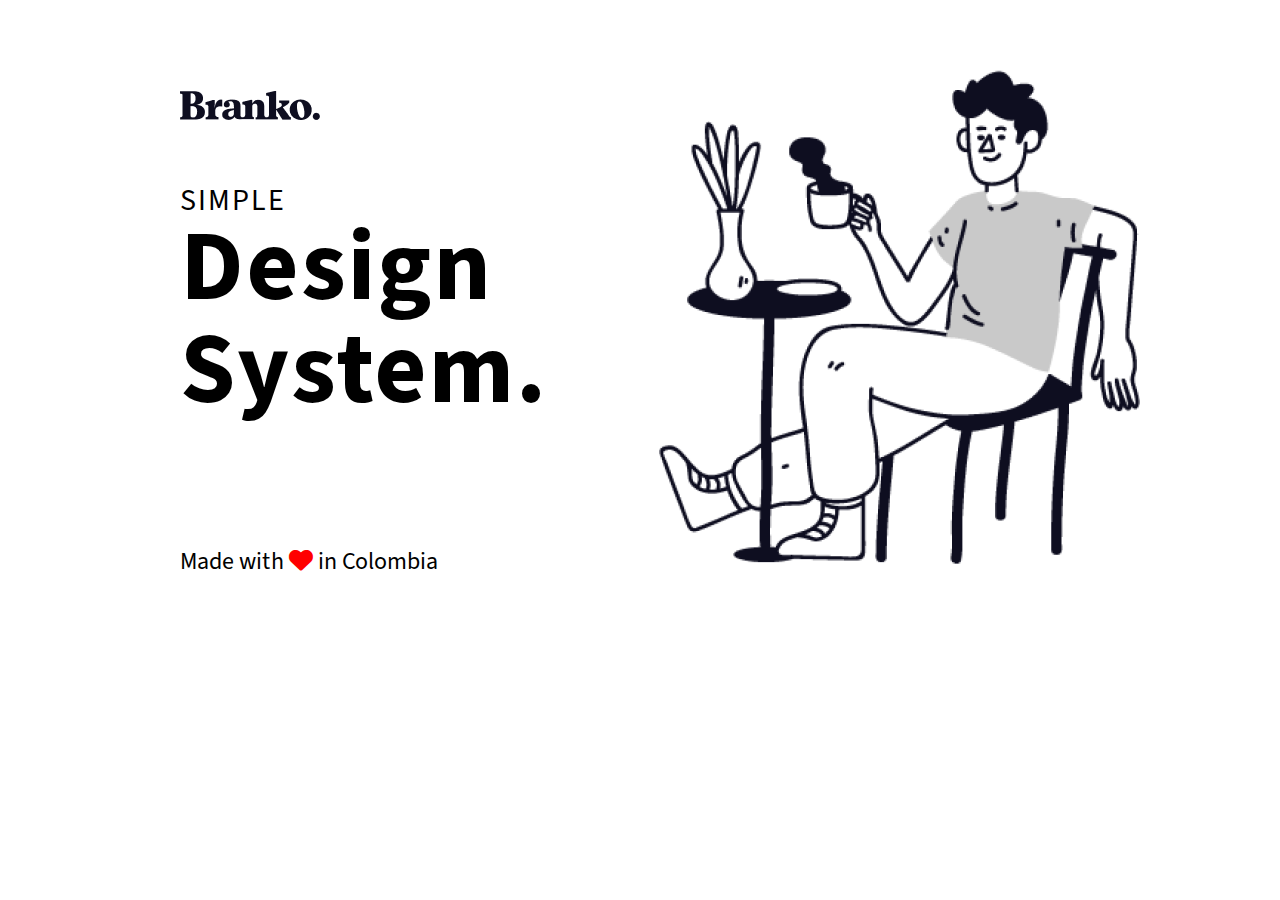
<file: html-css-javascript/unit1/index.html>
<!DOCTYPE html>
<html lang="en">
<head>
    <meta charset="UTF-8">
    <meta name="viewport" content="width=device-width, initial-scale=1.0">
    <link rel="stylesheet" href="https://cdnjs.cloudflare.com/ajax/libs/font-awesome/6.4.0/css/all.min.css">
    <link rel="stylesheet" href="index.css">
    <title>Document</title>
</head>
<body>
    <div class="khung">
        <div class="left">
            <div class="logo-branko">
                <img src="../unit1/Logo-Branko.png" alt="">
            </div>
            <p>
                SIMPLE
            </p>
            <p>
                Design
            </p>
            <p>
                System.
            </p>
            <p>
                Made with <i class="fa-solid fa-heart"></i> in Colombia
            </p>
        </div>
        <div class="right">
            <img src="./illus-1.png" alt="">
        </div>
    </div>
</body>
</html>
</file>
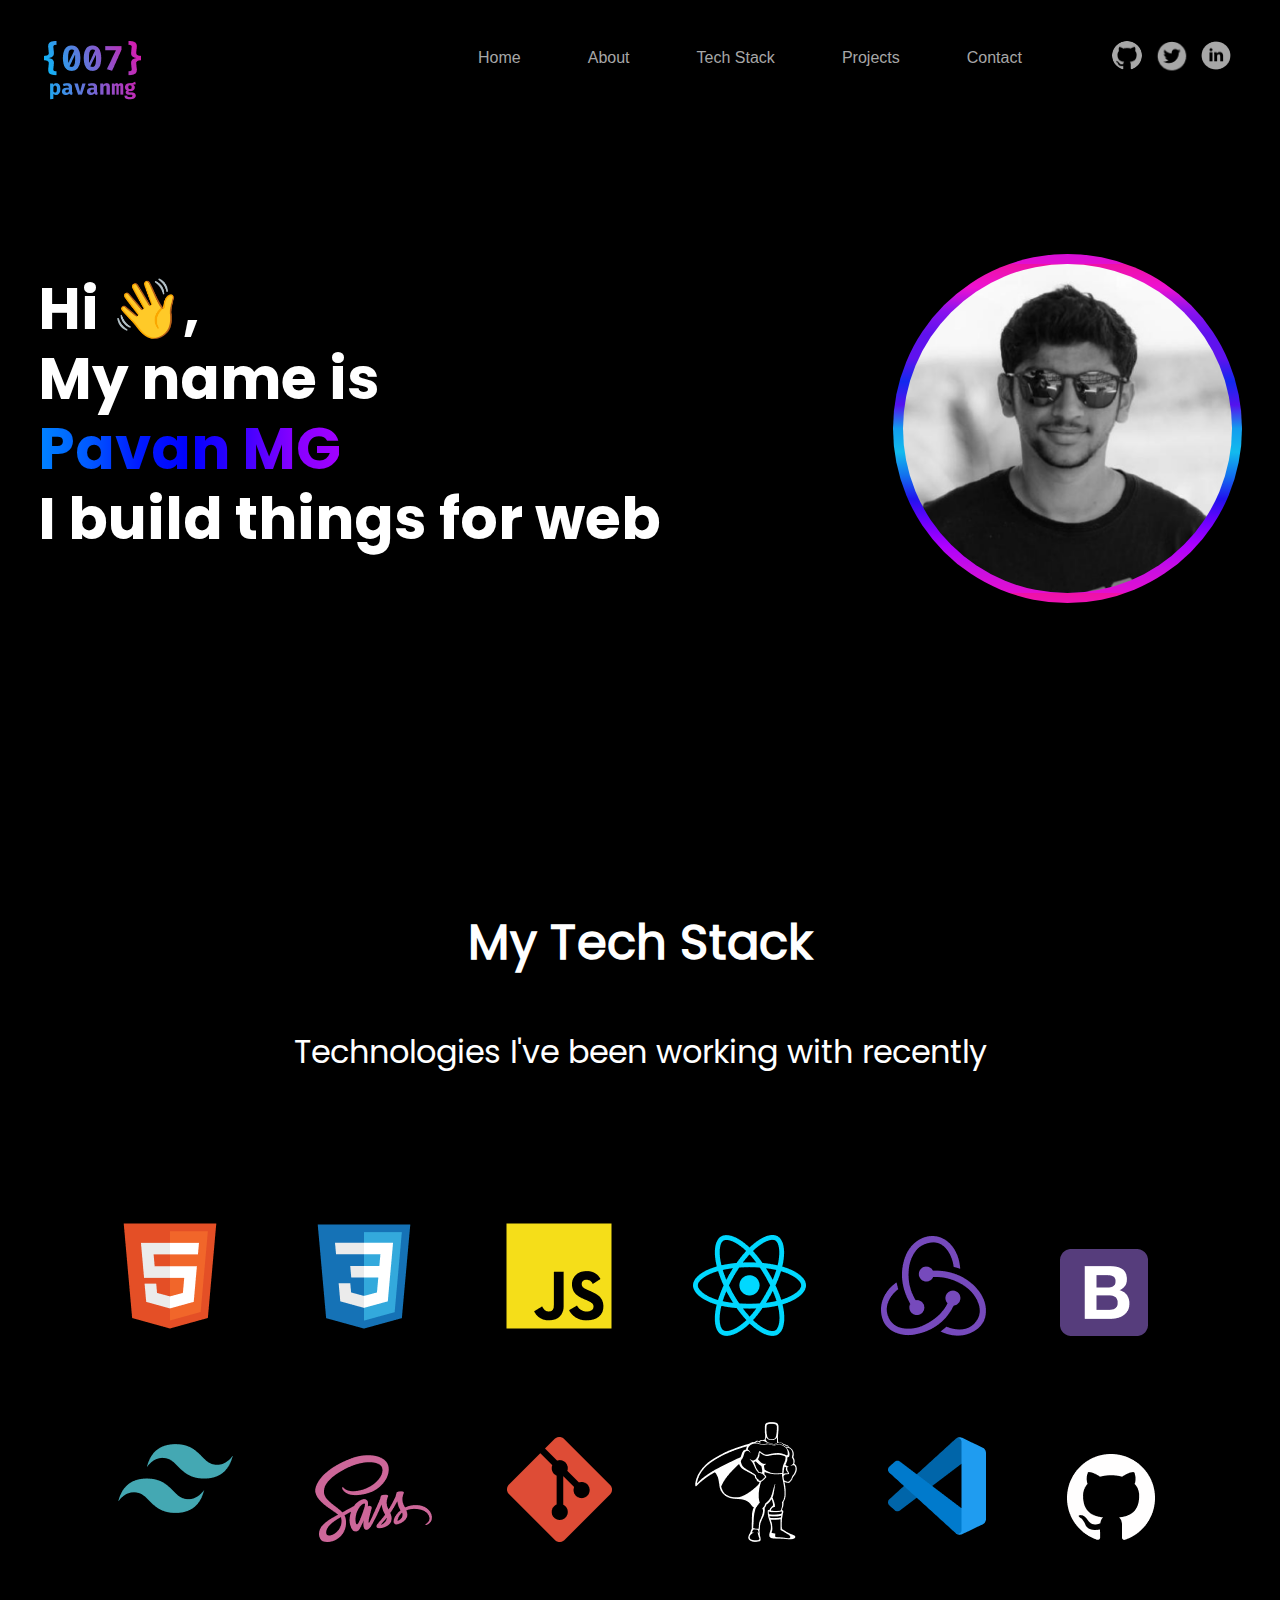
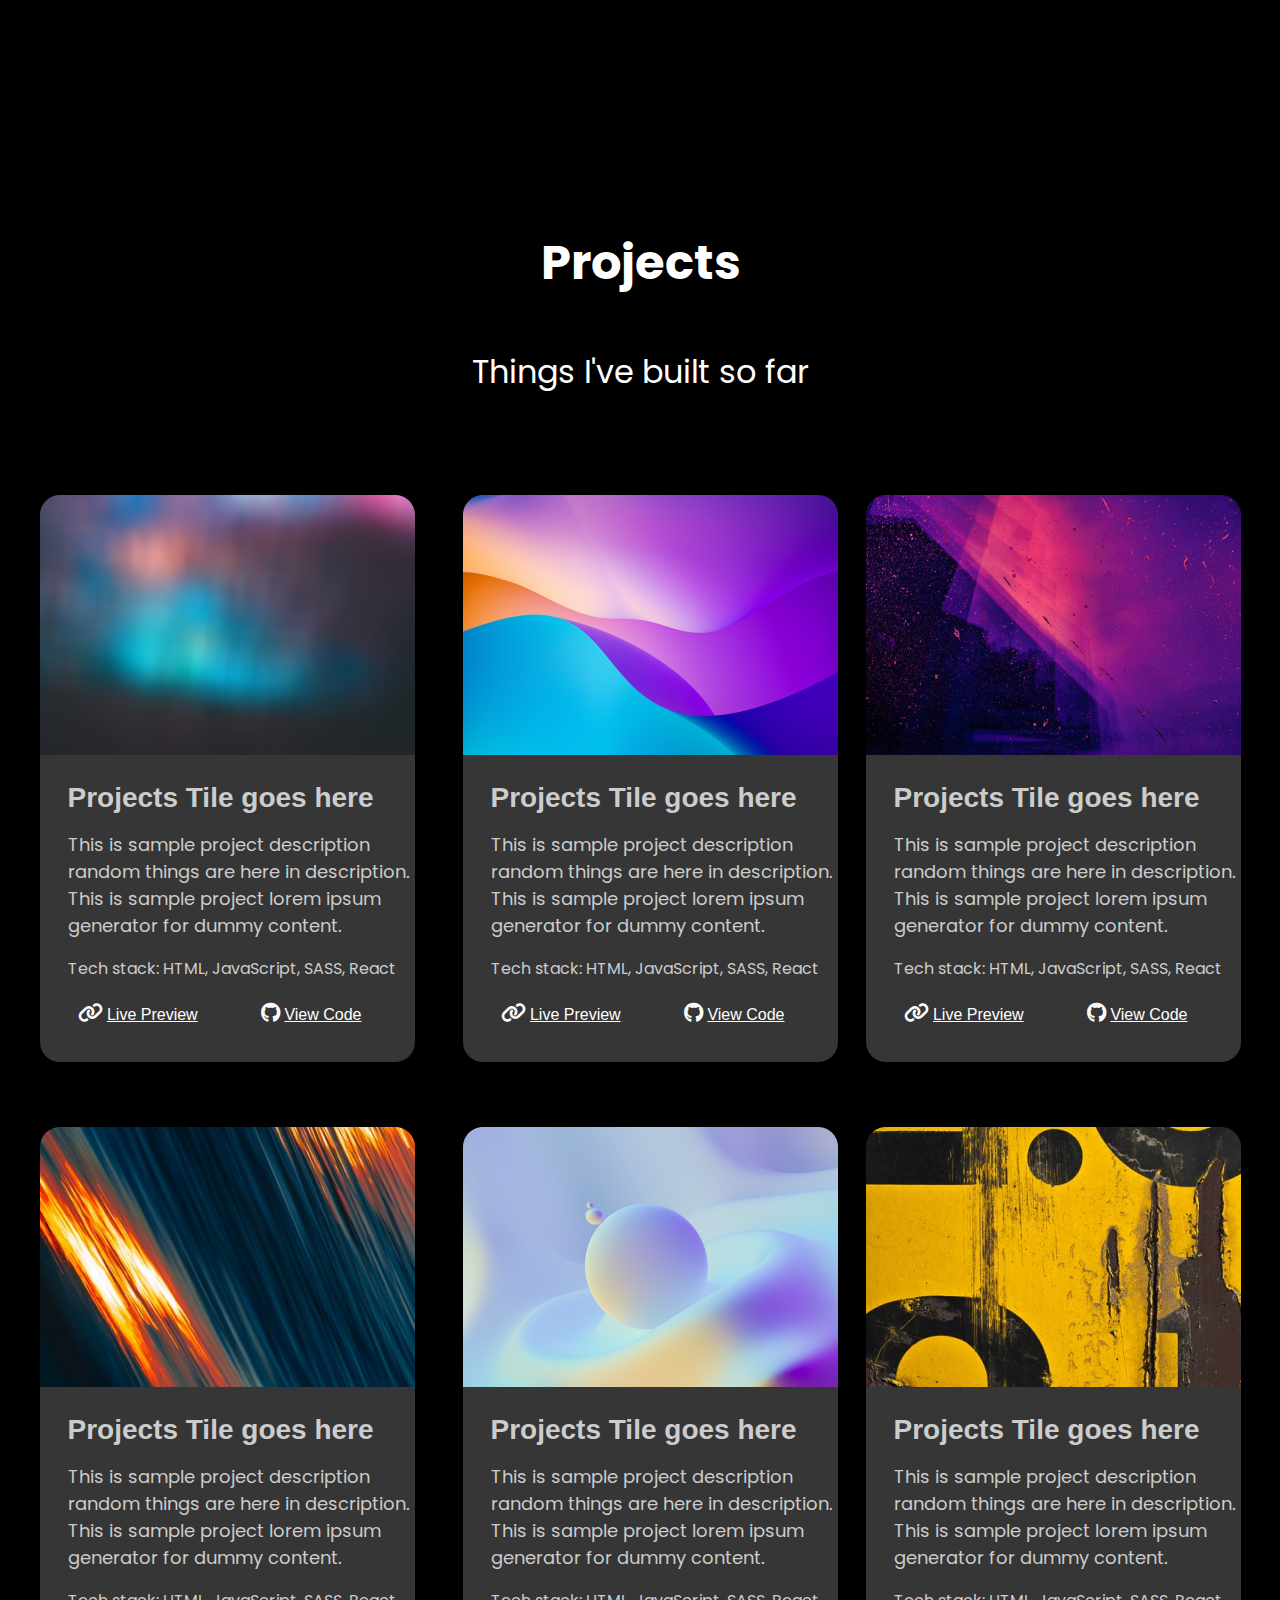
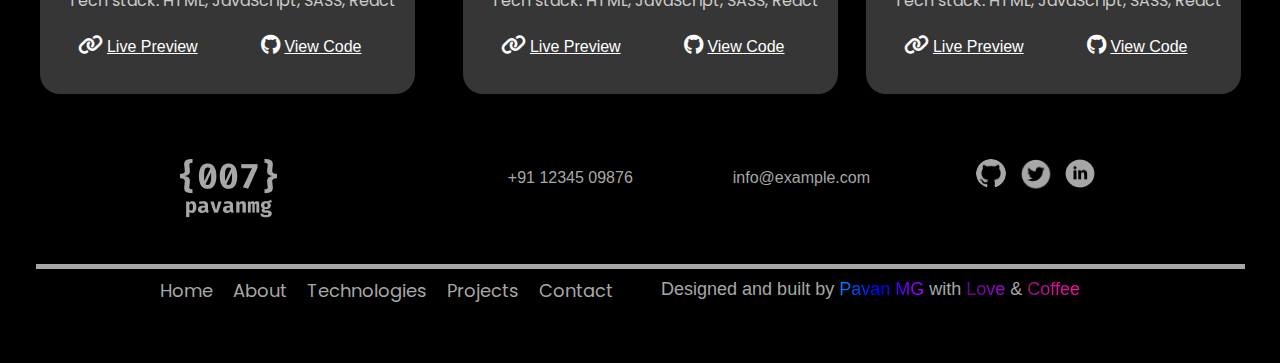
<file: html-css-javascript/unit2/index.html>
<!DOCTYPE html>
<html lang="en">
<head>
    <meta charset="UTF-8">
    <meta name="viewport" content="width=device-width, initial-scale=1.0">
    <link rel="stylesheet" href="https://cdnjs.cloudflare.com/ajax/libs/font-awesome/6.4.0/css/all.min.css">
    <link rel="stylesheet" href="index.css">
    <title>Document</title>
    <script src="Popup.js"></script>
    
</head>
<body>
    <div class="frame">
        <header>
            <div class="firstl">
                <div class="logo">
                    <a href="">
                        <img src="../unit2/picture/logo 1.png" alt="">
                    </a>
                </div>
                <div class="menu">
                    <nav>
                        <ul>
                            <li><a href="#">Home</a></li>
                            <li><a href="#">About</a></li>
                            <li><a href="#">Tech Stack</a></li>
                            <li><a href="#">Projects</a></li>
                            <li><a onclick="openPopup()" href="#">Contact</a></li>
                        </ul>
                    </nav>
                    <div class="icons">
                        <a href=""><img class="anh1" src="../unit2/picture/Vector.png" alt=""></a>
                        <a href=""><img class="anh2" style="width: 37px; height: 37px;" src="../unit2/picture/Vector(1).png" alt=""></a>
                        <a href=""><img class="anh3" src="../unit2/picture/Vector (2).png" alt=""></a>
                    </div>
                </div>
            </div>

            <div class="popup-outline hide"></div>
        
            <div class="popup hide" id="helloPopup">
                <h2 class="student-form__title">Contack</h2>
                <form class="form" name="studentForm" onsubmit="return validateForm()">
                    
                    <div class="form__item" id="firstNameFormItem">
                        <label for="firstName">Họ Tên</label>
                        <input class="form__control" maxlength="10" id="firstName" name="firstName"/>
                    </div>

                    <div class="form__item" id="emailFormItem">
                        <label for="Email">Email</label>
                        <input class="form__control" maxlength="100" id="Email" name="Email"/>
                    </div>

                    <div class="form__item">
                        <label for="notes">Tin Nhắn</label>
                        <textarea class="form__control" name="notes" id="notes"></textarea>
                    </div>

                    <div class="form__item form__action">
                        <input class="form__button" type="submit"/>
                    </div>
                </form>
                <button class="close" onclick="closePopup()">Close</button>
            </div>
        </header>
        <div class="content">
            <div class="banner">
                <div class="introduce">
                    <p>Hi 👋,</p>
                    <p>My name is</p>
                    <span class="text-color">Pavan MG</span>
                    <p>I build things for web</p>
                </div>
                <div class="avatar">
                    <img src="../unit2/picture/avatar.png" alt="">
                </div>
            </div>
            <div class="tech-stack">
                <div class="tech-stack__son">
                    <h2>
                        My Tech Stack
                    </h2>
                    <p>
                        Technologies I've been working with recently
                    </p>
                </div>
                <div class="tech-stack__items">
                    <div class="tech-stack__items_son">
                        <img src="./picture/item1.png" alt="">
                        <img src="./picture/item2.png" alt="">
                        <img src="./picture/item3.png" alt="">
                        <img src="./picture/item4.png" alt="">
                        <img src="./picture/item5.png" alt="">
                        <img src="./picture/item6.png" alt="">
                        <img src="./picture/item8.png" alt="">
                        <img src="./picture/item9.png" alt="">
                        <img src="./picture/item10.png" alt="">
                        <img src="./picture/item11.png" alt="">
                        <img src="./picture/item12.png" alt="">
                        <img src="./picture/item13.png" alt="">
                    </div>
                </div>
            </div>
            <div class="projects">
                <div class="projects__son">
                    <h2>
                        Projects
                    </h2>
                    <p>
                        Things I've built so far
                    </p>
                </div>
                <div class="projects__tile">
                    <div class="projects__tile__top">
                        <div class="projects__tile__top__son">
                            <div class="projects__picture">
                                <a href="">
                                    <img src="./picture/Rectangle 18.png" alt="">
                                </a>
                            </div>
                            <div class="projects__text">
                                <div class="projects__text__top">
                                    <h3>
                                        Projects Tile goes here
                                    </h3>
                                    <p>
                                        This is sample project description random things are here in description. This is sample project lorem ipsum generator for dummy content.
                                    </p>
                                    <p>
                                        Tech stack: HTML, JavaScript, SASS, React  
                                    </p>
                                </div>
                                <div class="projects__text__bottom">
                                    <div class="projects__text__bottom__link">
                                        <i class="fa-solid fa-link"></i>
                                        <a href="">
                                            Live Preview
                                        </a>
                                    </div>
                                    <div class="projects__text__bottom__view">
                                        <i class="fa-brands fa-github"></i>
                                        <a href="">
                                            View Code
                                        </a>
                                    </div>
                                </div>
                            </div>
                        </div>
                        <div class="projects__tile__top__son">
                            <div class="projects__picture">
                                <a href="">
                                    <img src="./picture/Rectangle 1.png" alt="">
                                </a>
                            </div>
                            <div class="projects__text">
                                <div class="projects__text__top">
                                    <h3>
                                        Projects Tile goes here
                                    </h3>
                                    <p>
                                        This is sample project description random things are here in description. This is sample project lorem ipsum generator for dummy content.
                                    </p>
                                    <p>
                                        Tech stack: HTML, JavaScript, SASS, React  
                                    </p>
                                </div>
                                <div class="projects__text__bottom">
                                    <div class="projects__text__bottom__link">
                                        <i class="fa-solid fa-link"></i>
                                        <a href="">
                                            Live Preview
                                        </a>
                                    </div>
                                    <div class="projects__text__bottom__view">
                                        <i class="fa-brands fa-github"></i>
                                        <a href="">
                                            View Code
                                        </a>
                                    </div>
                                </div>
                            </div>
                        </div>
                        <div class="projects__tile__top__son">
                            <div class="projects__picture">
                                <a href="">
                                    <img src="./picture/Rectangle 2.png" alt="">
                                </a>
                            </div>
                            <div class="projects__text">
                                <div class="projects__text__top">
                                    <h3>
                                        Projects Tile goes here
                                    </h3>
                                    <p>
                                        This is sample project description random things are here in description. This is sample project lorem ipsum generator for dummy content.
                                    </p>
                                    <p>
                                        Tech stack: HTML, JavaScript, SASS, React  
                                    </p>
                                </div>
                                <div class="projects__text__bottom">
                                    <div class="projects__text__bottom__link">
                                        <i class="fa-solid fa-link"></i>
                                        <a href="">
                                            Live Preview
                                        </a>
                                    </div>
                                    <div class="projects__text__bottom__view">
                                        <i class="fa-brands fa-github"></i>
                                        <a href="">
                                            View Code
                                        </a>
                                    </div>
                                </div>
                            </div>
                        </div>
                    </div>
                    <div class="projects__tile__top">
                        <div class="projects__tile__top__son">
                            <div class="projects__picture">
                                <a href="">
                                    <img src="./picture/Rectangle 3.png" alt="">
                                </a>
                            </div>
                            <div class="projects__text">
                                <div class="projects__text__top">
                                    <h3>
                                        Projects Tile goes here
                                    </h3>
                                    <p>
                                        This is sample project description random things are here in description. This is sample project lorem ipsum generator for dummy content.
                                    </p>
                                    <p>
                                        Tech stack: HTML, JavaScript, SASS, React  
                                    </p>
                                </div>
                                <div class="projects__text__bottom">
                                    <div class="projects__text__bottom__link">
                                        <i class="fa-solid fa-link"></i>
                                        <a href="">
                                            Live Preview
                                        </a>
                                    </div>
                                    <div class="projects__text__bottom__view">
                                        <i class="fa-brands fa-github"></i>
                                        <a href="">
                                            View Code
                                        </a>
                                    </div>
                                </div>
                            </div>
                        </div>
                        <div class="projects__tile__top__son">
                            <div class="projects__picture">
                                <a href="">
                                    <img src="./picture/Rectangle 4.png" alt="">
                                </a>
                            </div>
                            <div class="projects__text">
                                <div class="projects__text__top">
                                    <h3>
                                        Projects Tile goes here
                                    </h3>
                                    <p>
                                        This is sample project description random things are here in description. This is sample project lorem ipsum generator for dummy content.
                                    </p>
                                    <p>
                                        Tech stack: HTML, JavaScript, SASS, React  
                                    </p>
                                </div>
                                <div class="projects__text__bottom">
                                    <div class="projects__text__bottom__link">
                                        <i class="fa-solid fa-link"></i>
                                        <a href="">
                                            Live Preview
                                        </a>
                                    </div>
                                    <div class="projects__text__bottom__view">
                                        <i class="fa-brands fa-github"></i>
                                        <a href="">
                                            View Code
                                        </a>
                                    </div>
                                </div>
                            </div>
                        </div>
                        <div class="projects__tile__top__son">
                            <div class="projects__picture">
                                <a href="">
                                    <img src="./picture/Rectangle 5.png" alt="">
                                </a>
                            </div>
                            <div class="projects__text">
                                <div class="projects__text__top">
                                    <h3>
                                        Projects Tile goes here
                                    </h3>
                                    <p>
                                        This is sample project description random things are here in description. This is sample project lorem ipsum generator for dummy content.
                                    </p>
                                    <p>
                                        Tech stack: HTML, JavaScript, SASS, React  
                                    </p>
                                </div>
                                <div class="projects__text__bottom">
                                    <div class="projects__text__bottom__link">
                                        <i class="fa-solid fa-link"></i>
                                        <a href="">
                                            Live Preview
                                        </a>
                                    </div>
                                    <div class="projects__text__bottom__view">
                                        <i class="fa-brands fa-github"></i>
                                        <a href="">
                                            View Code
                                        </a>
                                    </div>
                                </div>
                            </div>
                        </div>
                    </div>
                </div>
            </div>
        </div>
        <footer>
            <div class="footer-adress">
                <div class="footer-logo">
                    <img src="./picture/logo 2.png" alt="">
                </div>
                <div class="footer-icons">
                    <div class="adress">
                        <p>
                            +91 12345 09876
                        </p>
                        <p>
                            info@example.com
                        </p>
                    </div>
                    <div class="icons1">
                        <a href=""><img class="anh1" src="../unit2/picture/Vector.png" alt=""></a>
                        <a href=""><img class="anh2" style="width: 37px; height: 37px;" src="../unit2/picture/Vector(1).png" alt=""></a>
                        <a href=""><img class="anh3" src="../unit2/picture/Vector (2).png" alt=""></a>
                    </div>
                </div>
            </div>
            <div class="footer-line"></div>
            <div class="footer-menu">
                <div class="footer-menu__son">
                    <nav>
                        <ul>
                            <li><a href="#">Home</a></li>
                            <li><a href="#">About</a></li>
                            <li><a href="#">Technologies</a></li>
                            <li><a href="#">Projects</a></li>
                            <li><a href="#">Contact</a></li>
                        </ul>
                    </nav>
                </div>
                <div class="footer-menu__capsion">
                    <p>
                        Designed and built by <span class="footer-text-color">Pavan MG</span> with <span class="footer-text-color1">Love</span> & <span class="footer-text-color2">Coffee</span>
                    </p>
                </div>
            </div>
        </footer>
    </div>
</body>
</html>
</file>
<file: html-css-javascript/unit1/index.css>
*{
    box-sizing: border-box;
    margin: 0;
    padding: 0;
}

.khung{
    width: 1240px;
    height: 640px;
    background-color: white;
    display: flex;
    justify-content: space-between;
    overflow: hidden;
    margin: auto;
}
.right img{
    width: 740px;
    height: 640px;
}
.left{
    margin-left: 160px;
    margin-top: 91px;
}
.left .logo-branko{
    margin-bottom: 62px;
}
@font-face {
    font-family:font_strong;
    src:url('./font/Source_Sans_3/static/SourceSans3-Regular.ttf') format('truetype');
    font-weight: normal;
    font-style:normal;
}
@font-face {
    font-family:font_strong1;
    src:url('./font/Source_Sans_3/static/SourceSans3-Bold.ttf') format('truetype');
    font-weight: normal;
    font-style:normal;
}
.left p:nth-child(2){
    font-family: 'font_strong';
    font-size: 30px;
    line-height: 103.5%;
    letter-spacing: 2px;
}
.left p:nth-child(3){
    font-family: 'font_strong1';
    font-size: 100px;
    font-weight: 900;
    line-height: 103.5%;
    letter-spacing: 2px;
}
.left p:nth-child(4){
    font-family: 'font_strong1';
    font-size: 100px;
    font-weight: 900;
    line-height: 103.5%;
    letter-spacing: 2px;
    margin-bottom: 125px;
}
.left p:nth-child(5){
    font-family: 'font_strong';
    font-size: 24px;
    line-height: 120%;
}
.left i{
    color: red;
}
</file>
<file: html-css-javascript/unit2/index.css>
*{
    box-sizing: border-box;
    margin: 0px;
    padding: 0px;
    font-family: Arial, Helvetica, sans-serif;
}
body{
    background-color: black;
}
.frame{
    max-width: 1600px;
    margin: auto;
    width: 100%;
}
header{
    max-width: 1193px;
    width: 100%;
    margin: auto;
    /* margin-left: 177px;
    margin-right: 230px; */
}
.firstl{
    display: flex;
    justify-content: space-between;
    margin-top: 41px;
}
.logo img{
    width: 97px;
    height: 59px;
}
.menu{
    display: flex;
    justify-content: space-between;
    max-width: 792px;
    width: 100%;
}
nav{
    max-width: 611px;
    width: 100%;
    height: 26px;
    margin-top: 8px;
}
nav ul{
    display: flex;
    justify-content: space-around;
}
nav ul li{
    list-style: none;
    display: block;
}
nav ul li a{
    text-decoration: none;
    color: #A7A7A7;
    list-style: 26px;
}
.icons{
    max-width: 130px;
    width: 100%;
    height: 32px;
    display: flex;
    justify-content: space-around;
}
.icons img{
    width: 30px;
    height: 29.26px;
    border-radius: 50%;
}
nav ul li a:hover{
    color: rgb(255, 153, 0);
}
@media only screen and (max-width: 675px) {
    /* .frame{
        max-width: 375px;
        margin: 0px;
        width: 100%;
    }
    *{
        box-sizing: border-box;
        margin: 0px;
        padding: 0px;
    } */
    .firstl{
        margin-top: 20px;
        margin-left: 20px;
        margin-right: 0px;
        display: block;
        /* overflow: hidden; */
        max-width: 350px;
        width: 100%;
    }
    .logo img{
        width: 80px;
        height: 49px;
    }
    .menu{
        max-width: 340px;
        width: 100%;
    }
    nav{
        max-width: 335px;
        width: 100%;
        height: 26px;
        margin-top: 10px;
    }

    .icons{
        font-size: 30px;
        margin-top: -50px;
        margin-left: -300px;
    }
}
.banner{
    max-width: 1204px;
    width: 100%;
    margin-left: auto;
    margin-right: auto;
    margin-top: 150px;
    display: flex;
    justify-content: space-between;
}
.introduce{
    max-width: 636px;
    width: 100%;
}
.introduce p{
    color: white;
    font-size: 58px;
    font-family: font-chu;
    line-height: 70px;
}
.introduce p:first-child{
    margin-top: 20px;
}
.introduce span{
    font-size: 58px;
    font-family: font-chu;
    line-height: 70px;
}

.text-color{
    background: linear-gradient(to right, rgb(0, 132, 255), rgb(0, 89, 255), rgb(0, 26, 255), blue, rgb(55, 0, 255), rgb(132, 0, 255), rgb(162, 0, 255));
    -webkit-background-clip: text;
    -webkit-text-fill-color: transparent;
}

.avatar img{
    width: 349px;
    height: 349px;
    border: 10px solid transparent;
    background: linear-gradient(to bottom, rgb(238, 18, 164), rgb(238, 18, 209), rgb(139, 18, 238), rgb(95, 18, 238), rgb(95, 18, 238), rgb(18, 40, 238), rgb(84, 18, 238), rgb(18, 157, 238), rgb(18, 187, 238), rgb(18, 113, 238), rgb(33, 18, 238), rgb(111, 0, 255), rgb(174, 0, 255), rgb(201, 15, 226), rgb(226, 15, 208))    ;
    border-radius: 50%;
    -webkit-text-fill-color: transparent;
}

@font-face {
    font-family:font-chu;
    src:url('./font-chữ/Poppins/Poppins-Bold.ttf') format('truetype');
    font-weight: normal;
    font-style:normal;
}

@media only screen and (max-width: 675px){
    .introduce p{
        font-size: 20px;
        line-height: 20px;
    }
    .introduce span{
        font-size: 20px;
        line-height: 20px;
    }
    .banner{
        margin-top: 30px;
        margin-left: 30px;
        max-width: 325px;
        width: 100%;
        overflow: hidden;
    }
    .avatar img{
        width: 100px;
        height: 100px;
        border: 5px solid transparent;
    }
}
.tech-stack{
    max-width: 1500px;
    width: 100%;
    margin: auto;
}
.tech-stack__son{
    color: white;
    text-align: center;
}
.tech-stack__son p{
    font-family: font-chu-thuong;
    font-size: 32px;
    margin-top: 49px;
    margin-bottom: 140px;
}
.tech-stack__son h2{
    font-family: font-chu-thuong;
    margin-top: 300px;
    font-size: 48px;
}
.tech-stack__items_son{
    flex-wrap: wrap;
    max-width: 1100px;
    width: 100%;
}
.tech-stack__items_son img{
    padding-right: 70px; 
    margin-bottom: 71px;
}
.tech-stack__items_son img:first-child{
    padding-left: 20px;
}
.tech-stack__items_son img:nth-child(7){
    padding-left: 20px;
}
.tech-stack__items_son img:nth-child(6){
    padding-right: 0px; 
}
.tech-stack__items_son img:last-child{
    padding-right: 0px; 
}
.tech-stack__items_son{
    margin: auto;
}
@font-face {
    font-family:font-chu-thuong;
    src:url('./font-chữ/Poppins/Poppins-Regular.ttf') format('truetype');
    font-weight: normal;
    font-style:normal;
}

@media only screen and (max-width: 675px){
    .tech-stack__son h2{
        font-size: 20px;
        margin-top: 100px;
    }
    .tech-stack__son{
        width: 100%;
        max-width: 375px;
        overflow: hidden;
    }
    .tech-stack__son p{
        font-size: 12px;
        margin-top: 15px;
        margin-bottom: 50px;
    }
    .tech-stack__items_son{
        margin-left: 55px;
        padding: 0px;
        width: 100%;
        max-width: 290px;
    }
    .tech-stack__items_son img{
        padding-right: 20px; 
        margin-left: 20px;
        margin-bottom: 21px;
        width: 65px;
        height: 50px;
    }

    .tech-stack__items_son img:first-child{
        padding-left: 0px;
    }
    .tech-stack__items_son img:nth-child(7){
        padding-left: 0px;
    }
    .tech-stack__items_son img:nth-child(6){
        padding-right: 20px; 
    }
    .tech-stack__items_son img:last-child{
        padding-right: 20px; 
    }
    .tech-stack__items_son{
        margin: none;
    }
    
    
}

.projects{
    margin-top: 210px;
}
.projects__son{
    color: white;
    text-align: center;
}
.projects__son h2{
    font-size: 48px;
    font-family: font-chu;
    margin-bottom: 49px;
}
.projects__son p{
    font-size: 32px;
    font-family: font-chu-thuong;
    margin-bottom: 99px;
}

.projects__picture{
    width: 375px;
    height: 260px;
}
.projects__text{
    background-color: #363636;
    border-bottom-left-radius:20px ;
    border-bottom-right-radius: 20px;
    width: 375px;
    height: 307px;
}
.projects__text__top{
    color:#CCC;
}
.projects__tile__top{
    display: flex;
    justify-content: center;
    padding-bottom: 65px;
}
.projects__text__top h3{
    padding-top: 27px;
    padding-left: 28px;
    font-size: 28px;
}
.projects__text__top p{
    padding-left: 28px;
    padding-top: 17px;
    font-size: 18px;
    font-family: font-chu-thuong;
}
.projects__text__bottom{
    padding-top: 21px;
    color: #FCFCFC;
    display: flex;
    justify-content: space-between;
    padding-left: 28px;
}
.projects__text__bottom a{
    color: #FFFFFF;
    font-size: 16px;
}
.projects__text__bottom i{
    font-size: 20px;
    padding-left: 10px;
}
.projects__text__bottom__view{
    margin-right: 53px;
}
.projects__text__top p:last-child{
    font-size: 16px;
    line-height: 26px;
    font-weight: normal;
    font-style: normal;
}
.projects__tile__top__son{
    height: 567px;
}
.projects__tile__top__son:nth-child(2){
    padding-left: 48px;
    padding-right: 28px;
}

@media only screen and (max-width: 675px){
    .projects{
        margin-top: 100px;
        overflow: hidden;
    }
    .projects__son{
        text-align: center;
        width: 375px;
    }
    .projects__son h2{
        font-size: 20px;
        margin-bottom: 15px;
    }
    .projects__son p{
        font-size: 12px;
        margin-bottom: 50px;
    }
    .projects__picture{
        width: 300px;
        height: 250px; 
    }
    .projects__picture img{
        width: 300px;
        height: 250px;       
    }
    .projects__text{ 
        width: 300px;
        height: 290px;
        overflow: hidden;
    }
    .projects__tile__top{
        display: block;
        padding-bottom: 30px;
    }

    .projects__text__top h3{
        padding-top: 17px;
        padding-left: 18px;
        font-size: 18px;
    }
    .projects__text__top p{
        padding-left: 18px;
        padding-top: 17px;
        font-size: 16px;
        font-family: font-chu-thuong;
    }
    .projects__text__bottom{
        padding-top: 10px;
        padding-left: 18px;
    }
    .projects__text__bottom a{
        font-size: 12px;
    }
    .projects__text__bottom i{
        font-size: 12px;
        padding-left: 3px;
    }
    .projects__text__bottom__view{
        margin-right: 33px;
    }
    .projects__text__top p:last-child{
        font-size: 12px;
        line-height: 16px;
    }
    .projects__tile__top__son{
        height: 520px;
        margin-top: 50px;
    }
    .projects__tile__top__son:nth-child(2){
        padding-left: 0px;
        padding-right: 0px;
    }
    .projects__tile{
        margin-left: 37.5px;
        overflow: hidden;
    }
}

.footer-adress{
    display: flex;
    justify-content: space-between;
    margin-left: 180px;
    margin-right: 180px;
    margin-bottom: 42px;
}
.adress{
    display: flex;
    justify-content: space-around;
    color: #A7A7A7;
}
.footer-icons{
    display: flex;
    justify-content: space-around;
}
.adress p{
    padding-right: 100px;
    padding-top: 10px;
}

.footer-line {
    height: 5px;
    background-color: #A7A7A7;
    width: 1209px;
    margin-left: auto;
    margin-right: auto;

}
.icons1{
    width: 130px;
    height: 32px;
    display: flex;
    justify-content: space-around;
}
.icons1 img{
    width: 30px;
    height: 29.26px;
    border-radius: 50%;
}
@media only screen and (max-width: 675px){
    
    .footer-adress{
        margin-left: 40px;
        margin-right: 0px;
        margin-bottom: 20px;
        width: 300px;
        overflow: hidden;
    }
    .adress{
        display: block;
        color: #A7A7A7;
        margin-bottom: 10px;
        overflow: hidden;
    }
    .footer-icons{
        display: block;
    }
    .adress p{
        padding-right: 20px;
        padding-top: 10px;  
    }
    
    .footer-line{
        height: 2px;
        background-color: #A7A7A7;
        width: 300px;
        margin-left: auto;
        margin-right: auto;
    }

    .icons1{
        width: 130px;
        height: 32px;
    }
    .icons1 img{
        width: 30px;
        height: 29.26px;
        border-radius: 50%;
    }
    .footer-logo{
        width: 30px;
        margin-top: 10px;
    }
}
.footer-menu{
    display: flex;
    justify-content: space-between;
    margin-bottom: 60px;
}
.footer-menu__son{
    margin-left: 160px;
}
.footer-menu__son nav ul{
    display: flex;
    justify-content: space-around;
}
.footer-menu__son nav ul li{
    list-style: none;
    padding-right: 20px;
}
.footer-menu__son nav ul li a{
    text-decoration: none;
    color: #A7A7A7;
    font-family: font-chu-thuong;
    font-size: 18px;
}
.footer-menu__capsion{
    color: #A7A7A7;
    margin-right: 200px;
    font-size: 18px;
    font-family: font-chu-thuong;
    margin-top: 10px;
}
.footer-menu__son nav ul li a:hover{
    color: rgb(255, 153, 0);
}
.footer-text-color{
    background: linear-gradient(to right, rgb(0, 132, 255), rgb(0, 89, 255), rgb(0, 26, 255), blue, rgb(55, 0, 255), rgb(132, 0, 255), rgb(162, 0, 255));
    -webkit-background-clip: text;
    -webkit-text-fill-color: transparent;
}
.footer-text-color1{
    background: linear-gradient(to right,rgb(102, 5, 141), rgb(115, 6, 158), rgb(126, 5, 173), rgb(144, 10, 197), rgb(156, 14, 212));
    -webkit-background-clip: text;
    -webkit-text-fill-color: transparent;
}
.footer-text-color2{
    background: linear-gradient(to right,rgb(155, 12, 107),rgb(180, 12, 158), rgb(212, 13, 152), rgb(231, 11, 165), rgb(253, 17, 163));
    -webkit-background-clip: text;
    -webkit-text-fill-color: transparent;
}

@media only screen and (max-width: 675px){
    .footer-menu{
        display: block;
        margin-bottom: 20px;
        overflow: hidden;
    }
    .footer-menu__son{
        margin-left: 15px;
        overflow: hidden;
    }
    .footer-menu__son nav ul{
        margin-left: 15px;
    }
    .footer-menu__son nav ul li{
        padding: 5px;
    }
    .footer-menu__son nav ul li a{
        font-size: 15px;
    }
    .footer-menu__capsion{
        color: #A7A7A7;
        margin-left: 15px;
        font-size: 15px;
        font-family: font-chu-thuong;
        margin-top: 10px;
        width: 100%;
        overflow: hidden;
        line-height: 20px;
    }
}


.student-form {
    width: 100%;;
    max-width: 500px;
    margin: auto;
}
.student-form__title {
    text-align: center;
    font-size: 30px;
    color: white;
}

.form {
    padding: 25px;
    display: flex;
    flex-direction: column;
    gap: 20px;
}
.form__item {
    display: flex;
    flex-direction: column;
    gap: 5px;
}
.form__item label{
    font-weight: bold;
    color: white;
}
.form__action {
    flex-direction: row;
    justify-content: flex-end;
}
.form__control {
    border: 1px solid #bdb8b8;
    padding: 7px 10px;
    border-radius: 5px;
}
.form__control:focus {
    outline: none;
}

.form__button {
    border: none;
    padding: 10px 15px;
    background-color: #1677ff;
    color: #fff;
    border-radius: 5px;
    cursor: pointer;
    position: fixed;
    bottom: 0;
    margin-bottom: 40px;
}
.form__button:hover{
    background-color: #005ee2;
}
.close{
    padding: 10px 15px;
    border-radius: 5px;
    background-color: rgb(255, 0, 149);
    color: white;
    outline: none;
    border: none;
    margin-left: 30px;
    cursor: pointer;
}
.close:hover{
    background-color: rgb(226, 9, 136);
}

/**Error**/
.form__item--error .form__control {
    border-color: red;
}
.form__error-message {
    font-size: 12px;
    color: rgb(0, 255, 255);
}


.popup {
    position: fixed;
    top: 50px;
    left: 50%;
    transform: translateX(-50%);
    width: 500px;
    padding: 40px;
    border-radius: 10px;   
    background: linear-gradient(to right, blue, rgb(174, 0, 255), rgb(255, 0, 234),rgb(255, 0, 149));
}

.popup.hide {
    display: none;
}
.popup-outline {
    position: fixed;
    width: 100%;
    height: 100vh;
    top: 0;
    left: 0;
    background-color: rgba(0, 0, 0, 0.6);
}
.popup-outline.hide {
    display: none;
}

@media only screen and (max-width: 675px){
    .popup {
        position: fixed;
        top: 50px;
        left: 50%;
        transform: translateX(-50%);
        width: 300px;
        padding: 10px;
    }
    .form__button {
        position: fixed;
        bottom: 0;
        margin-bottom: 10px;
    }
}
</file>
